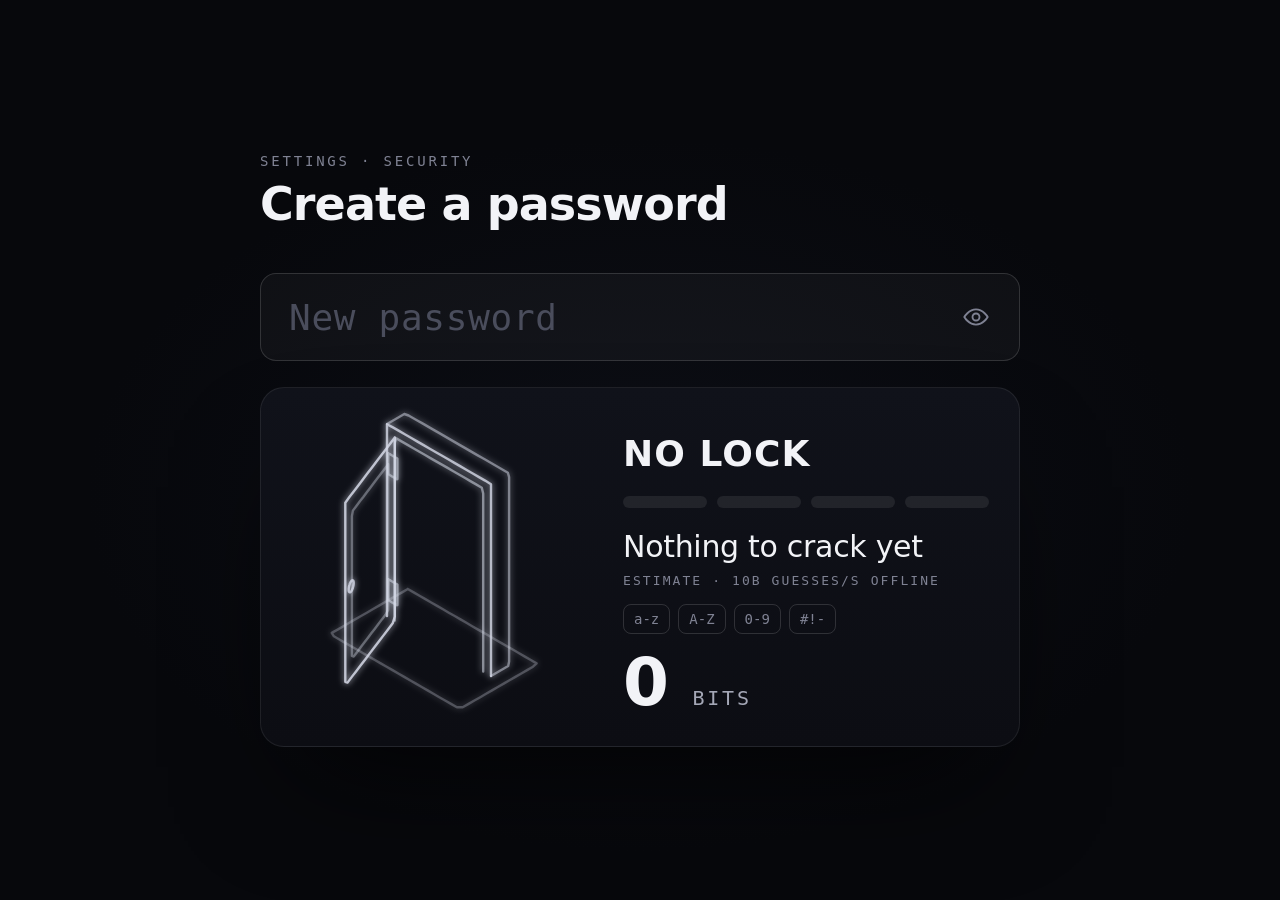
<file: index.html>
<!doctype html>
<html lang="en">
<head>
  <meta charset="utf-8">
  <meta name="viewport" content="width=device-width,initial-scale=1">
  <title>Vault Meter — veraetogrex_portfolio</title>
  <link rel="stylesheet" href="style.css">
</head>
<body>
  <!-- Vault Meter · zero dependencies · github.com/veraetogrex-portfolio -->
  <div class="flood" aria-hidden="true"></div>
  <div class="sweep" aria-hidden="true"><i></i></div>

  <main class="vault-meter">
    <p class="kicker">Settings · Security</p>
    <h1 class="title">Create a password</h1>

    <div class="field">
      <input id="password" type="text" spellcheck="false" autocomplete="new-password" placeholder="New password" maxlength="40" aria-label="New password" aria-describedby="crack">
      <button class="eye" type="button" aria-label="Hide password">
        <svg class="eye-on" viewBox="0 0 24 24"><path d="M2 12s3.6-6.5 10-6.5S22 12 22 12s-3.6 6.5-10 6.5S2 12 2 12z"/><circle cx="12" cy="12" r="3"/></svg>
        <svg class="eye-off" viewBox="0 0 24 24"><path d="M3 3l18 18M10.6 5.6A10.6 10.6 0 0 1 12 5.5c6.4 0 10 6.5 10 6.5a17 17 0 0 1-3.2 3.9M6.1 6.9C3.4 8.6 2 12 2 12s3.6 6.5 10 6.5c1.6 0 3-.4 4.2-1"/></svg>
      </button>
    </div>

    <section class="meter" aria-live="polite">
      <svg class="art" viewBox="0 0 330 330" aria-hidden="true">
        <filter id="glow" x="-20%" y="-20%" width="140%" height="140%"><feGaussianBlur stdDeviation="3.2" result="b"/><feMerge><feMergeNode in="b"/><feMergeNode in="SourceGraphic"/></feMerge></filter>
        <g filter="url(#glow)"></g>
      </svg>
      <div class="readout">
        <div class="level"><p class="level-name">No lock</p></div>
        <div class="segs"><i></i><i></i><i></i><i></i></div>
        <p class="crack" id="crack">Nothing to crack yet</p>
        <p class="note">Estimate · 10B guesses/s offline</p>
        <p class="chips"><span data-c="lower">a-z</span><span data-c="upper">A-Z</span><span data-c="digit">0-9</span><span data-c="sym">#!-</span></p>
      </div>
      <p class="bits"><b>0</b> bits</p>
    </section>
  </main>

  <script src="script.js"></script>
</body>
</html>
</file>
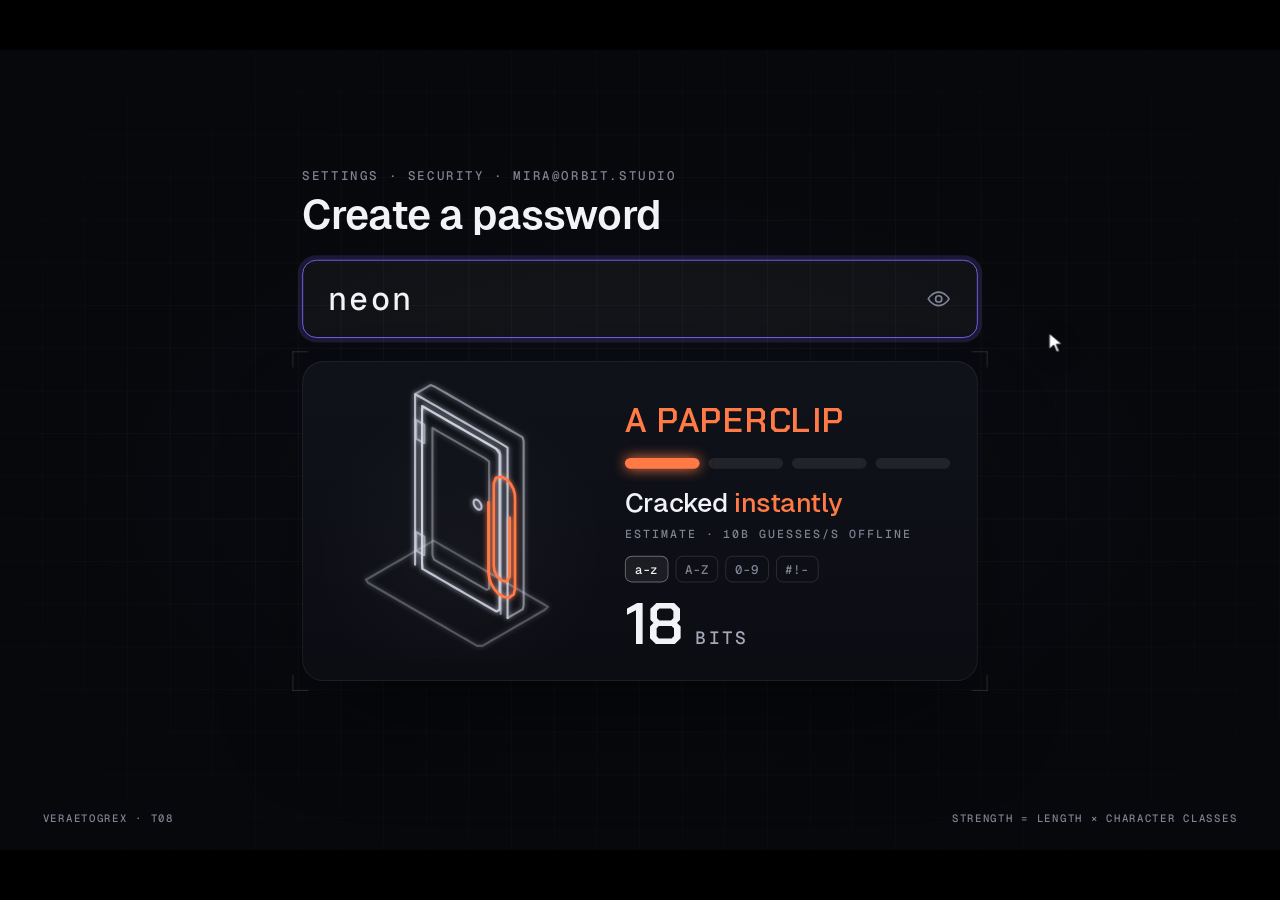
<file: mockup/vault-meter.autoplay.html>
<!doctype html>
<html lang="en">
<head>
<meta charset="utf-8">
<meta name="viewport" content="width=device-width,initial-scale=1">
<title>T08 Vault Meter — password strength from a paperclip to a vault</title>
<link rel="stylesheet" href="_shared/nocturne.css">
<style>
  #stage{background:radial-gradient(ellipse 60% 55% at 50% 55%,#0D0F16 0%,var(--void) 72%)}
  .head{position:absolute;left:340px;top:132px;width:760px}
  .kicker{font:500 14px var(--f-mono);letter-spacing:.2em;color:var(--text-3);text-transform:uppercase}
  .title{margin-top:12px;font:600 46px/1 var(--f-text);letter-spacing:-.02em}

  .pw{position:absolute;left:340px;top:236px;width:760px;height:88px;z-index:3}
  .pw input{width:100%;height:100%;border-radius:16px;background:rgba(255,255,255,.035);border:1.5px solid var(--line-2);padding:0 96px 0 28px;
    font:500 36px var(--f-mono);letter-spacing:.06em;color:var(--text);outline:none;transition:border-color .25s,box-shadow .25s;caret-color:var(--pulse-pale)}
  .pw input::placeholder{color:#4A4D5C;letter-spacing:.02em}
  .pw input:focus{border-color:var(--pulse);box-shadow:0 0 0 5px rgba(124,108,255,.16)}
  .pw.vault input{border-color:rgba(63,224,208,.7);box-shadow:0 0 0 5px rgba(63,224,208,.14)}
  .pw .eye{position:absolute;right:16px;top:16px;width:56px;height:56px;border-radius:12px;display:flex;align-items:center;justify-content:center;color:var(--text-3);transition:background .2s,color .2s}
  .pw .eye:hover,.pw .eye.li-hover{background:var(--raise);color:var(--text)}
  .pw .eye:focus-visible{outline:2px solid var(--pulse-pale)}
  .pw .eye .off{display:none}.pw .eye.masked .on{display:none}.pw .eye.masked .off{display:block}

  .meter{position:absolute;left:340px;top:350px;width:760px;height:360px;z-index:2;border-radius:24px;
    background:linear-gradient(180deg,#10121A 0%,#0C0D13 100%);border:1px solid var(--line);
    box-shadow:0 60px 120px -40px rgba(0,0,0,.8);transition:border-color .45s,box-shadow .6s}
  .meter.vault{border-color:rgba(63,224,208,.55);box-shadow:0 60px 120px -40px rgba(0,0,0,.8),0 0 80px -16px rgba(63,224,208,.35),0 0 0 1px rgba(63,224,208,.15) inset}
  .meter .hud-corners{inset:-12px}
  .meter.vault .hud-corners{--c:rgba(63,224,208,.6)}
  .obj{position:absolute;left:12px;top:14px;width:330px;height:330px;overflow:visible}
  .obj path{fill:none;stroke-linecap:round;stroke-linejoin:round}
  .objbase{position:absolute;left:22px;top:24px;width:310px;height:310px;border-radius:18px;background:radial-gradient(circle at 50% 60%,rgba(255,255,255,.03),transparent 70%)}

  .right{position:absolute;left:362px;top:44px;width:366px}
  .nameWrap{position:relative;height:44px;overflow:hidden}
  .name{position:absolute;left:0;top:0;font:600 38px/44px var(--f-display);letter-spacing:.03em;text-transform:uppercase;white-space:nowrap;transition:color .35s}
  .segs{display:grid;grid-template-columns:repeat(4,1fr);gap:10px;margin-top:20px}
  .segs i{height:12px;border-radius:6px;background:rgba(255,255,255,.08);transition:background .3s,box-shadow .3s}
  .crack{margin-top:22px;font:500 30px/1.15 var(--f-text);letter-spacing:-.01em;color:var(--text);white-space:nowrap}
  .crack span{transition:color .3s}
  .est{margin-top:8px;font:500 13px var(--f-mono);letter-spacing:.16em;color:var(--text-3);text-transform:uppercase}
  .bits{position:absolute;left:362px;bottom:30px;display:flex;align-items:baseline;gap:12px}
  .bits b{font:600 66px/1 var(--f-display);letter-spacing:.01em;transition:color .3s}
  .bits small{font:500 20px var(--f-mono);letter-spacing:.14em;color:var(--text-2);text-transform:uppercase}
  .classes{display:flex;gap:8px;margin-top:16px}
  .classes span{height:30px;padding:0 10px;border-radius:8px;border:1px solid var(--line-2);display:flex;align-items:center;font:500 14px var(--f-mono);letter-spacing:.06em;color:var(--text-3);transition:all .25s}
  .classes span.on{color:var(--text);border-color:rgba(255,255,255,.35);background:rgba(255,255,255,.06)}
  /* payoff: the vault lights up and an Ion light sweeps across the screen */
  .flood{position:absolute;left:520px;top:540px;width:2400px;height:2400px;margin:-1200px 0 0 -1200px;border-radius:50%;z-index:1;pointer-events:none;opacity:0;
    background:radial-gradient(circle,rgba(63,224,208,.55) 0%,rgba(63,224,208,.34) 16%,rgba(63,224,208,.16) 33%,rgba(63,224,208,.05) 50%,transparent 66%)}
  .sweep{position:absolute;inset:0;z-index:6;pointer-events:none;overflow:hidden}
  .sweep i{position:absolute;top:-200px;bottom:-200px;left:0;width:560px;opacity:0;transform:translateX(-700px) skewX(-20deg);mix-blend-mode:screen;
    background:linear-gradient(90deg,transparent,rgba(63,224,208,.2) 26%,rgba(63,224,208,.72) 50%,rgba(63,224,208,.2) 74%,transparent)}
</style>
</head>
<body>
<div id="stage" class="grid" data-title="T08 Vault Meter" data-url="veraetogrex-portfolio.github.io/settings/security">
  <div class="flood" id="flood"></div><div class="sweep"><i id="sweepBar"></i></div>
  <div class="head">
    <div class="kicker">Settings · Security · mira@orbit.studio</div>
    <div class="title">Create a password</div>
  </div>
  <div class="pw" id="pw">
    <input id="pass" type="text" spellcheck="false" autocomplete="new-password" placeholder="New password" maxlength="40" aria-label="New password">
    <button class="eye" id="eye" aria-label="Hide password">
      <svg class="on" width="28" height="28" viewBox="0 0 24 24" fill="none" stroke="currentColor" stroke-width="1.6"><path d="M2 12s3.6-6.5 10-6.5S22 12 22 12s-3.6 6.5-10 6.5S2 12 2 12z"/><circle cx="12" cy="12" r="3"/></svg>
      <svg class="off" width="28" height="28" viewBox="0 0 24 24" fill="none" stroke="currentColor" stroke-width="1.6"><path d="M3 3l18 18M10.6 5.6A10.6 10.6 0 0 1 12 5.5c6.4 0 10 6.5 10 6.5a17 17 0 0 1-3.2 3.9M6.1 6.9C3.4 8.6 2 12 2 12s3.6 6.5 10 6.5c1.6 0 3-.4 4.2-1"/></svg>
    </button>
  </div>

  <div class="meter" id="meter">
    <div class="hud-corners"></div>
    <div class="objbase"></div>
    <svg class="obj" id="obj" viewBox="0 0 330 330">
      <defs><filter id="glow" x="-20%" y="-20%" width="140%" height="140%"><feGaussianBlur stdDeviation="3.2" result="b"/><feMerge><feMergeNode in="b"/><feMergeNode in="SourceGraphic"/></feMerge></filter></defs>
      <g id="lines" filter="url(#glow)"></g>
    </svg>
    <div class="right">
      <div class="nameWrap"><div class="name" id="name">No lock</div></div>
      <div class="segs" id="segs"><i></i><i></i><i></i><i></i></div>
      <div class="crack" id="crack">Nothing to crack yet</div>
      <div class="est">Estimate · 10B guesses/s offline</div>
      <div class="classes" id="classes"><span data-c="lower">a-z</span><span data-c="upper">A-Z</span><span data-c="digit">0-9</span><span data-c="sym">#!-</span></div>
    </div>
    <div class="bits"><b id="bits">0</b><small>bits</small></div>
  </div>

  <div class="status-line"><span>Veraetogrex · T08</span><span>Strength = length × character classes</span></div>
</div>

<script>window.AUTOPLAY = true;</script>
<script src="_shared/stage.js"></script>
<script>
const $ = s => document.querySelector(s);
const input = $('#pass'), pw = $('#pw'), eye = $('#eye'), meter = $('#meter'), linesG = $('#lines');
const nameEl = $('#name'), crackEl = $('#crack'), bitsEl = $('#bits'), segs = [...document.querySelectorAll('#segs i')], classEls = [...document.querySelectorAll('#classes span')];

// ================= strength estimate (from the actual input) =================
const RATE = 1e10;                                        // guesses per second, offline attack
function estimate(v) {
  const cls = { lower: /[a-z]/.test(v), upper: /[A-Z]/.test(v), digit: /\d/.test(v), sym: /[^a-zA-Z0-9]/.test(v) };
  const pool = (cls.lower ? 26 : 0) + (cls.upper ? 26 : 0) + (cls.digit ? 10 : 0) + (cls.sym ? 33 : 0);
  const bits = v.length && pool ? v.length * Math.log2(pool) : 0;
  const level = !v.length ? 0 : bits < 28 ? 1 : bits < 45 ? 2 : bits < 70 ? 3 : 4;
  const seconds = Math.pow(2, bits - 1) / RATE;          // on average half the space is searched
  return { cls, bits, level, seconds };
}
function crackText(v, sec) {
  if (!v.length) return 'Nothing to crack yet';
  if (sec < 1) return 'Cracked <span>instantly</span>';
  const Y = 31557600, U = [['second', 1], ['minute', 60], ['hour', 3600], ['day', 86400], ['month', Y / 12]];
  let t;
  if (sec < Y) { let u = U[0]; for (const x of U) if (sec >= x[1]) u = x; const n = Math.round(sec / u[1]); t = `${n} ${u[0]}${n > 1 ? 's' : ''}`; }
  else { const y = sec / Y;
    t = y < 1000 ? `${Math.round(y)} year${Math.round(y) > 1 ? 's' : ''}` : y < 1e6 ? `${Math.round(y / 1000).toLocaleString('en-US')},000 years`
      : y < 1e9 ? `${Math.round(y / 1e6)} million years` : y < 1e12 ? `${Math.round(y / 1e9)} billion years` : y < 1e15 ? `${Math.round(y / 1e12)} trillion years` : null; }
  return t ? `Cracked in <span>${t}</span>` : 'Cracked <span>never, realistically</span>';
}

// ================= line-art geometry (isometric) =================
const P = 72, NS = 14, KZ = 1.5, CX = 166, CY = 244;
const iso = ([x, y, z]) => [CX + (x - z) * .866 * KZ, CY + (x + z) * .5 * KZ - y * KZ];
const rect = (x0, y0, x1, y1, z) => [[x0, y1, z], [x1, y1, z], [x1, y0, z], [x0, y0, z], [x0, y1, z]];
const rectZ = (x0, z0, x1, z1, y) => [[x0, y, z0], [x1, y, z0], [x1, y, z1], [x0, y, z1], [x0, y, z0]];
function circle(cx, cy, z, r, a0 = -Math.PI / 2, turns = 1) { const o = []; for (let i = 0; i <= 40; i++) { const a = a0 + turns * i / 40 * Math.PI * 2; o.push([cx + r * Math.cos(a), cy - r * Math.sin(a), z]); } return o; }
const point = (x, y, z) => [[x, y, z], [x, y, z]];
// door leaf: local coords, hinge at x=-34, opens towards the viewer
const leaf = (th) => ([x, y, z = 0]) => [-34 + (x + 34) * Math.cos(th) - z * Math.sin(th), y, (x + 34) * Math.sin(th) + z * Math.cos(th)];
function paperclip(cx, cy, z, s) {
  const o = [], arc = (ax, ay, r, a0, a1) => { for (let i = 0; i <= 14; i++) { const a = a0 + (a1 - a0) * i / 14; o.push([cx + (ax + r * Math.cos(a)) * s, cy + (ay + r * Math.sin(a)) * s, z]); } };
  const L = (u, v) => o.push([cx + u * s, cy + v * s, z]);
  L(3, 7); L(3, -12); arc(0, -12, 3, 0, -Math.PI); L(-3, 15); arc(1, 15, 4, Math.PI, 0); L(5, -15); arc(0, -15, 5, 0, -Math.PI); L(-5, 8);
  return o;
}
function spoke(phi, i) {
  const a = phi + i * Math.PI * 2 / 3, R = 38, ex = Math.cos(a) * R, ey = 64 + Math.sin(a) * R;
  const o = [[Math.cos(a) * 7, 64 + Math.sin(a) * 7, 16], [ex, ey, 16]];
  for (let k = 0; k <= 24; k++) { const b = a + Math.PI + k / 24 * Math.PI * 2; o.push([ex + 4.2 * Math.cos(b) + 4.2 * Math.cos(a), ey + 4.2 * Math.sin(b) + 4.2 * Math.sin(a), 16]); }
  return o;
}
const N = [214, 218, 232], LEVEL_C = [N, [255, 122, 69], [255, 181, 71], [166, 155, 255], [63, 224, 208]];
// returns NS strokes: { pts3d, o (opacity), c (rgb), w }
function build(level, phi = 0) {
  const S = [];
  const add = (pts, o = .8, c = N, w = 2.4) => S.push({ pts, o, c, w });
  const C = LEVEL_C[level];
  if (level < 4) {
    const th = level === 0 ? 1.2 : 0, L = leaf(th);
    add([[-40, 0, 0], [-40, 128, 0], [40, 128, 0], [40, 0, 0]]);                                                                    // 0 frame outer
    add([[-34, 0, 0], [-34, 122, 0], [34, 122, 0], [34, 0, 0]], .55);                                                             // 1 frame inner
    add([[-40, 128, 0], [-40, 128, -14], [40, 128, -14], [40, 0, -14], [40, 0, 0]], .5);                                           // 2 depth
    add(rectZ(-50, -26, 50, 34, 0), .28);                                                                                           // 3 floor
    add(rect(-34, 0, 33, 122, 0).map(L), .85);                                                                                      // 4 leaf
    add(rect(-25, 12, 24, 110, 0).map(L), .38);                                                                                     // 5 panel
    add(circle(level ? 14 : 25, level ? 72 : 61, 0, 3.4).map(L), level === 3 ? 0 : .8);                                            // 6 knob
    if (level === 0) { for (let i = 0; i < 4; i++) add(point(37, 62, 0), 0, C); }
    if (level === 1) { add(paperclip(37, 62, 2, 2.3), 1, C, 3); for (let i = 0; i < 3; i++) add(point(37, 62, 2), 0, C); }
    if (level === 2) {
      const T = ([u, v, z]) => [36 + u * 1.75, 46 + v * 1.75, z];
      add([[-6, 10, 6], [-6, 22, 6], ...circle(0, 22, 6, 6, Math.PI, .5).slice(1), [6, 10, 6]].map(T), 1, C, 3);                  // shackle
      add(rect(-12, -12, 12, 10, 12).map(T), 1, C, 3);                                                                              // body front
      add([[-12, 10, 12], [-12, 10, 5], [12, 10, 5], [12, -12, 5], [12, -12, 12]].map(T), .7, C, 2.2);                             // body depth
      add([...circle(0, 2, 12, 2.6, Math.PI / 2), [0, -6, 12]].map(T), 1, C, 2.6);                                                 // keyhole
    }
    if (level === 3) {
      add(rect(-4, 40, 28, 88, 3), 1, C, 3);                                                                                        // housing
      add(rect(26, 58, 40, 70, 4), 1, C, 3);                                                                                        // bolt
      add([...circle(12, 64, 5, 9, -Math.PI / 2), [12, 55, 5]], 1, C, 2.8);                                                        // thumb turn
      add(rect(34, 46, 40, 82, 1), .9, C, 2.2);                                                                                     // strike plate
    }
    add(rect(-38, 96, -31, 110, 1), .55); add(rect(-38, 12, -31, 26, 1), .55);                                                    // 11,12 hinges
    add(point(0, 64, 0), 0, C);                                                                                                     // 13 unused
  } else {
    const I = LEVEL_C[4];
    add(rect(-62, 0, 62, 128, 0), .8);                                                                                              // 0 housing
    add(circle(0, 64, 0, 54), .45);                                                                                                 // 1 recess
    add([[-62, 128, 0], [-62, 128, -18], [62, 128, -18], [62, 0, -18], [62, 0, 0]], .5);                                           // 2 depth
    add(rectZ(-66, -30, 66, 36, 0), .28);                                                                                           // 3 floor
    add(circle(0, 64, 12, 48), 1, I, 3);                                                                                          // 4 door front
    add(circle(0, 64, 5, 48), .5, I, 2);                                                                                            // 5 door edge
    add(circle(0, 64, 16, 7), 1, I, 2.4);                                                                                           // 6 hub
    add(circle(0, 64, 15, 27, phi), 1, I, 3);                                                                                     // 7 wheel ring
    for (let i = 0; i < 3; i++) add(spoke(phi, i), 1, I, 3);                                                                     // 8-10 spokes
    add(rect(-68, 86, -58, 104, 8), .6); add(rect(-68, 24, -58, 42, 8), .6);                                                       // 11,12 hinges
    add(circle(0, 64, 12.5, 41, phi * .25), .6, I, 1.6);                                                                            // 13 tick ring
  }
  return S.map(s => ({ pts: resample(s.pts.map(iso)), o: s.o, c: s.c, w: s.w }));
}
function resample(pts) {
  const d = [0]; for (let i = 1; i < pts.length; i++) d.push(d[i - 1] + Math.hypot(pts[i][0] - pts[i - 1][0], pts[i][1] - pts[i - 1][1]));
  const L = d[d.length - 1], out = [];
  if (L === 0) { for (let i = 0; i < P; i++) out.push([pts[0][0], pts[0][1]]); return out; }
  let j = 1;
  for (let i = 0; i < P; i++) { const t = L * i / (P - 1); while (j < d.length - 1 && d[j] < t) j++; const k = (t - d[j - 1]) / ((d[j] - d[j - 1]) || 1); out.push([pts[j - 1][0] + (pts[j][0] - pts[j - 1][0]) * k, pts[j - 1][1] + (pts[j][1] - pts[j - 1][1]) * k]); }
  return out;
}

// ================= morph engine =================
const paths = [];
for (let i = 0; i < NS; i++) { const p = document.createElementNS('http://www.w3.org/2000/svg', 'path'); if (i === 13) p.setAttribute('stroke-dasharray', '2 6'); linesG.appendChild(p); paths.push(p); }
let cur = null, from = null, toLevel = 0, mT0 = 0, mDur = 0, phi = 0, spin = null, loopOn = false, shownLevel = 0, bitsShown = 0, bitsFrom = 0, bitsTo = 0, bT0 = 0, bDur = 320;
const easeOutBack = t => { const c1 = 1.3, c3 = c1 + 1; return 1 + c3 * Math.pow(t - 1, 3) + c1 * Math.pow(t - 1, 2); };
function draw(strokes) {
  strokes.forEach((s, i) => {
    paths[i].setAttribute('d', 'M' + s.pts.map(p => p[0].toFixed(1) + ' ' + p[1].toFixed(1)).join('L'));
    paths[i].setAttribute('stroke', `rgb(${s.c.map(Math.round).join(',')})`);
    paths[i].setAttribute('stroke-opacity', s.o.toFixed(3));
    paths[i].setAttribute('stroke-width', s.w.toFixed(2));
  });
}
function mix(a, b, t) {
  return a.map((s, i) => { const e = b[i], tc = Math.min(1, Math.max(0, t));
    return { pts: s.pts.map((p, k) => [p[0] + (e.pts[k][0] - p[0]) * t, p[1] + (e.pts[k][1] - p[1]) * t]),
             o: s.o + (e.o - s.o) * tc, c: s.c.map((v, k) => v + (e.c[k] - v) * tc), w: s.w + (e.w - s.w) * tc }; });
}
function morphTo(level, dur) {
  if (level === toLevel && from) return;
  from = cur; toLevel = level; mT0 = performance.now(); mDur = dur;
  if (level !== 4) spin = null;
  kick();
}
function kick() { if (!loopOn) { loopOn = true; Stage.frame(tick); } }
function tick(now) {
  let busy = false;
  if (spin) { const p = Math.min(1, Math.max(0, (now - spin.t0) / spin.dur)); phi = spin.a0 + (spin.a1 - spin.a0) * (1 - Math.pow(1 - p, 3)); if (p >= 1) spin = null; else busy = true; }
  const target = build(toLevel, phi);
  if (from) {
    const p = Math.min(1, Math.max(0, (now - mT0) / mDur));
    cur = mix(from, target, easeOutBack(p));
    if (p >= 1) { from = null; cur = target; if (toLevel === 4 && !spin) startSpin(now); } else busy = true;
    if (spin) busy = true;
  } else cur = target;
  draw(cur);
  // bits counter
  const bp = Math.min(1, Math.max(0, (now - bT0) / bDur));
  bitsShown = bitsFrom + (bitsTo - bitsFrom) * (1 - Math.pow(1 - bp, 3));
  bitsEl.textContent = Math.round(bitsShown);
  if (bp < 1) busy = true;
  if (busy) Stage.frame(tick); else loopOn = false;
}
function startSpin(now) { spin = { t0: now, dur: 1300, a0: phi, a1: phi - Math.PI * 1.5 }; }

// ================= payoff: Ion light when the vault locks =================
const flood = $('#flood'), sweepBar = $('#sweepBar');
let lit = false;
function payoff(on) {
  if (on === lit) return;
  lit = on;
  flood.getAnimations().forEach(a => a.cancel());
  if (on) {
    flood.animate([{ opacity: 0, transform: 'scale(.15)' }, { opacity: 1, transform: 'scale(.75)', offset: .2 }, { opacity: .42, transform: 'scale(1)' }], { duration: 1500, delay: 150, easing: 'cubic-bezier(.2,.8,.2,1)', fill: 'forwards' });
    sweepBar.animate([{ transform: 'translateX(-700px) skewX(-20deg)', opacity: 1 }, { transform: 'translateX(1600px) skewX(-20deg)', opacity: 1 }], { duration: 1050, delay: 200, easing: 'cubic-bezier(.45,0,.3,1)' });
  } else flood.animate([{ opacity: .42 }, { opacity: 0 }], { duration: 300 });
}

// ================= UI =================
function update(deleting) {
  const v = input.value, e = estimate(v);
  if (e.level !== shownLevel) {
    const up = e.level > shownLevel;
    shownLevel = e.level;
    nameEl.animate([{ transform: `translateY(${up ? 30 : -30}px)`, opacity: 0 }, { transform: 'none', opacity: 1 }], { duration: 300, easing: 'cubic-bezier(.2,.8,.2,1)' });
    morphTo(e.level, deleting ? 240 : 560);
  }
  nameEl.textContent = ['No lock', 'A paperclip', 'A padlock', 'A deadbolt', 'A bank vault'][e.level];
  const col = `rgb(${LEVEL_C[e.level].join(',')})`;
  nameEl.style.color = e.level ? col : 'var(--text)';
  segs.forEach((s, i) => { const on = i < e.level; s.style.background = on ? col : ''; s.style.boxShadow = on ? `0 0 14px ${col}` : ''; });
  crackEl.innerHTML = crackText(v, e.seconds);
  const sp = crackEl.querySelector('span'); if (sp) sp.style.color = e.level ? col : '';
  bitsEl.style.color = e.level === 4 ? col : '';
  classEls.forEach(c => c.classList.toggle('on', e.cls[c.dataset.c]));
  meter.classList.toggle('vault', e.level === 4); pw.classList.toggle('vault', e.level === 4);
  payoff(e.level === 4);
  bitsFrom = bitsShown; bitsTo = Math.round(e.bits); bT0 = performance.now(); bDur = deleting ? 140 : 320; kick();
}
input.addEventListener('input', e => update(e.inputType && e.inputType.startsWith('delete')));
let sel = null;
eye.addEventListener('click', () => { const m = input.type === 'text', [a, z] = sel || [input.value.length, input.value.length]; sel = null; input.type = m ? 'password' : 'text';
  // Chromium resets the caret to 0 a moment after an input's type changes: restore it once layout has settled
  const keep = () => { if (document.activeElement === input) try { input.setSelectionRange(a, z); } catch (e) {} };
  input.focus({ preventScroll: true }); keep(); requestAnimationFrame(keep); setTimeout(keep, 40); eye.classList.toggle('masked', m); eye.setAttribute('aria-label', m ? 'Show password' : 'Hide password'); });
eye.addEventListener('pointerdown', e => { sel = document.activeElement === input ? [input.selectionStart, input.selectionEnd] : null; e.preventDefault(); });
eye.addEventListener('mousedown', e => e.preventDefault());

function reset() {
  lit = false; flood.getAnimations().forEach(a => a.cancel()); sweepBar.getAnimations().forEach(a => a.cancel());
  input.value = ''; input.type = 'text'; eye.classList.remove('masked');
  from = null; toLevel = 0; spin = null; phi = 0; loopOn = false; shownLevel = 0;
  bitsShown = bitsFrom = bitsTo = 0; bT0 = 0;
  cur = build(0); draw(cur);
  update(false);
  bitsEl.textContent = '0';
}

// demo helper: Backspace, one character at a time, through the same input handler
async function erase(s, per) {
  while (input.value.length) {
    input.dispatchEvent(new KeyboardEvent('keydown', { key: 'Backspace', bubbles: true }));
    input.value = input.value.slice(0, -1);
    input.dispatchEvent(new InputEvent('input', { bubbles: true, inputType: 'deleteContentBackward' }));
    await s.wait(per);
  }
}

Stage.init({
  reset,
  cursorStart: [1170, 300],
  async demo(s) {
    await s.click(input, { ms: 200, dx: 250, hold: 60 });           // ≈0.27 s — field focused
    s.move([1180, 318], 500, { arc: .2 }).catch(() => {});
    await s.type(input, 'neon', { cps: 9, jitter: .2 });            // paperclip
    await s.wait(420);
    await s.type(input, '-r', { cps: 8, append: true });            // padlock
    await s.wait(720);
    await s.type(input, 'ive', { cps: 9, append: true });           // deadbolt
    await s.wait(640);
    await s.type(input, 'r-42', { cps: 10, append: true });         // vault, wheel turns
    await s.wait(1850);
    await erase(s, 44);                                             // ≈0.6 s, back to the open door
    input.blur();
    s.move([1170, 300], 300).catch(() => {});
    await s.wait(330);
  },
});
</script>
</body>
</html>
</file>
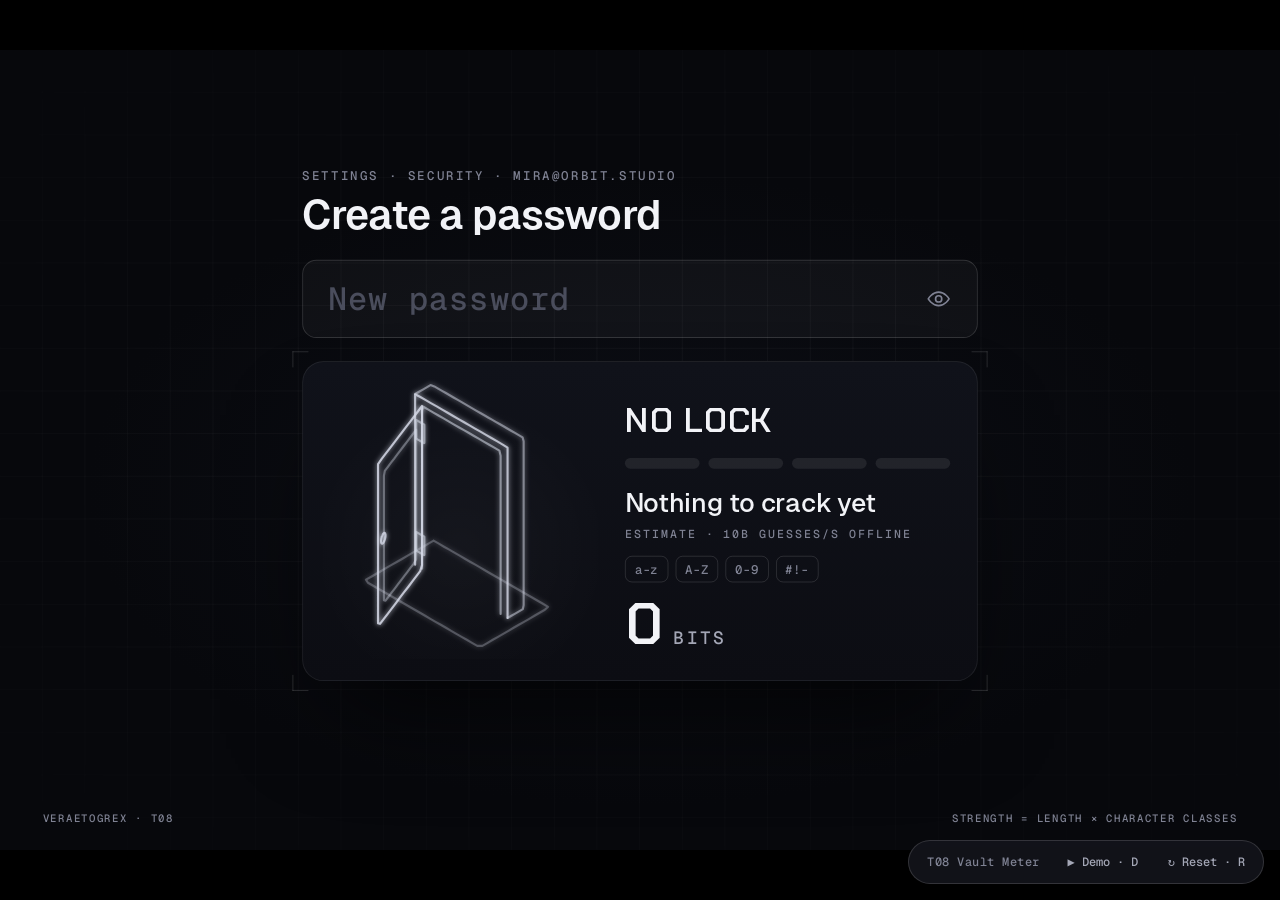
<file: mockup/vault-meter.html>
<!doctype html>
<html lang="en">
<head>
<meta charset="utf-8">
<meta name="viewport" content="width=device-width,initial-scale=1">
<title>T08 Vault Meter — password strength from a paperclip to a vault</title>
<link rel="stylesheet" href="_shared/nocturne.css">
<style>
  #stage{background:radial-gradient(ellipse 60% 55% at 50% 55%,#0D0F16 0%,var(--void) 72%)}
  .head{position:absolute;left:340px;top:132px;width:760px}
  .kicker{font:500 14px var(--f-mono);letter-spacing:.2em;color:var(--text-3);text-transform:uppercase}
  .title{margin-top:12px;font:600 46px/1 var(--f-text);letter-spacing:-.02em}

  .pw{position:absolute;left:340px;top:236px;width:760px;height:88px;z-index:3}
  .pw input{width:100%;height:100%;border-radius:16px;background:rgba(255,255,255,.035);border:1.5px solid var(--line-2);padding:0 96px 0 28px;
    font:500 36px var(--f-mono);letter-spacing:.06em;color:var(--text);outline:none;transition:border-color .25s,box-shadow .25s;caret-color:var(--pulse-pale)}
  .pw input::placeholder{color:#4A4D5C;letter-spacing:.02em}
  .pw input:focus{border-color:var(--pulse);box-shadow:0 0 0 5px rgba(124,108,255,.16)}
  .pw.vault input{border-color:rgba(63,224,208,.7);box-shadow:0 0 0 5px rgba(63,224,208,.14)}
  .pw .eye{position:absolute;right:16px;top:16px;width:56px;height:56px;border-radius:12px;display:flex;align-items:center;justify-content:center;color:var(--text-3);transition:background .2s,color .2s}
  .pw .eye:hover,.pw .eye.li-hover{background:var(--raise);color:var(--text)}
  .pw .eye:focus-visible{outline:2px solid var(--pulse-pale)}
  .pw .eye .off{display:none}.pw .eye.masked .on{display:none}.pw .eye.masked .off{display:block}

  .meter{position:absolute;left:340px;top:350px;width:760px;height:360px;z-index:2;border-radius:24px;
    background:linear-gradient(180deg,#10121A 0%,#0C0D13 100%);border:1px solid var(--line);
    box-shadow:0 60px 120px -40px rgba(0,0,0,.8);transition:border-color .45s,box-shadow .6s}
  .meter.vault{border-color:rgba(63,224,208,.55);box-shadow:0 60px 120px -40px rgba(0,0,0,.8),0 0 80px -16px rgba(63,224,208,.35),0 0 0 1px rgba(63,224,208,.15) inset}
  .meter .hud-corners{inset:-12px}
  .meter.vault .hud-corners{--c:rgba(63,224,208,.6)}
  .obj{position:absolute;left:12px;top:14px;width:330px;height:330px;overflow:visible}
  .obj path{fill:none;stroke-linecap:round;stroke-linejoin:round}
  .objbase{position:absolute;left:22px;top:24px;width:310px;height:310px;border-radius:18px;background:radial-gradient(circle at 50% 60%,rgba(255,255,255,.03),transparent 70%)}

  .right{position:absolute;left:362px;top:44px;width:366px}
  .nameWrap{position:relative;height:44px;overflow:hidden}
  .name{position:absolute;left:0;top:0;font:600 38px/44px var(--f-display);letter-spacing:.03em;text-transform:uppercase;white-space:nowrap;transition:color .35s}
  .segs{display:grid;grid-template-columns:repeat(4,1fr);gap:10px;margin-top:20px}
  .segs i{height:12px;border-radius:6px;background:rgba(255,255,255,.08);transition:background .3s,box-shadow .3s}
  .crack{margin-top:22px;font:500 30px/1.15 var(--f-text);letter-spacing:-.01em;color:var(--text);white-space:nowrap}
  .crack span{transition:color .3s}
  .est{margin-top:8px;font:500 13px var(--f-mono);letter-spacing:.16em;color:var(--text-3);text-transform:uppercase}
  .bits{position:absolute;left:362px;bottom:30px;display:flex;align-items:baseline;gap:12px}
  .bits b{font:600 66px/1 var(--f-display);letter-spacing:.01em;transition:color .3s}
  .bits small{font:500 20px var(--f-mono);letter-spacing:.14em;color:var(--text-2);text-transform:uppercase}
  .classes{display:flex;gap:8px;margin-top:16px}
  .classes span{height:30px;padding:0 10px;border-radius:8px;border:1px solid var(--line-2);display:flex;align-items:center;font:500 14px var(--f-mono);letter-spacing:.06em;color:var(--text-3);transition:all .25s}
  .classes span.on{color:var(--text);border-color:rgba(255,255,255,.35);background:rgba(255,255,255,.06)}
  /* payoff: the vault lights up and an Ion light sweeps across the screen */
  .flood{position:absolute;left:520px;top:540px;width:2400px;height:2400px;margin:-1200px 0 0 -1200px;border-radius:50%;z-index:1;pointer-events:none;opacity:0;
    background:radial-gradient(circle,rgba(63,224,208,.55) 0%,rgba(63,224,208,.34) 16%,rgba(63,224,208,.16) 33%,rgba(63,224,208,.05) 50%,transparent 66%)}
  .sweep{position:absolute;inset:0;z-index:6;pointer-events:none;overflow:hidden}
  .sweep i{position:absolute;top:-200px;bottom:-200px;left:0;width:560px;opacity:0;transform:translateX(-700px) skewX(-20deg);mix-blend-mode:screen;
    background:linear-gradient(90deg,transparent,rgba(63,224,208,.2) 26%,rgba(63,224,208,.72) 50%,rgba(63,224,208,.2) 74%,transparent)}
</style>
</head>
<body>
<div id="stage" class="grid" data-title="T08 Vault Meter" data-url="veraetogrex-portfolio.github.io/settings/security">
  <div class="flood" id="flood"></div><div class="sweep"><i id="sweepBar"></i></div>
  <div class="head">
    <div class="kicker">Settings · Security · mira@orbit.studio</div>
    <div class="title">Create a password</div>
  </div>
  <div class="pw" id="pw">
    <input id="pass" type="text" spellcheck="false" autocomplete="new-password" placeholder="New password" maxlength="40" aria-label="New password">
    <button class="eye" id="eye" aria-label="Hide password">
      <svg class="on" width="28" height="28" viewBox="0 0 24 24" fill="none" stroke="currentColor" stroke-width="1.6"><path d="M2 12s3.6-6.5 10-6.5S22 12 22 12s-3.6 6.5-10 6.5S2 12 2 12z"/><circle cx="12" cy="12" r="3"/></svg>
      <svg class="off" width="28" height="28" viewBox="0 0 24 24" fill="none" stroke="currentColor" stroke-width="1.6"><path d="M3 3l18 18M10.6 5.6A10.6 10.6 0 0 1 12 5.5c6.4 0 10 6.5 10 6.5a17 17 0 0 1-3.2 3.9M6.1 6.9C3.4 8.6 2 12 2 12s3.6 6.5 10 6.5c1.6 0 3-.4 4.2-1"/></svg>
    </button>
  </div>

  <div class="meter" id="meter">
    <div class="hud-corners"></div>
    <div class="objbase"></div>
    <svg class="obj" id="obj" viewBox="0 0 330 330">
      <defs><filter id="glow" x="-20%" y="-20%" width="140%" height="140%"><feGaussianBlur stdDeviation="3.2" result="b"/><feMerge><feMergeNode in="b"/><feMergeNode in="SourceGraphic"/></feMerge></filter></defs>
      <g id="lines" filter="url(#glow)"></g>
    </svg>
    <div class="right">
      <div class="nameWrap"><div class="name" id="name">No lock</div></div>
      <div class="segs" id="segs"><i></i><i></i><i></i><i></i></div>
      <div class="crack" id="crack">Nothing to crack yet</div>
      <div class="est">Estimate · 10B guesses/s offline</div>
      <div class="classes" id="classes"><span data-c="lower">a-z</span><span data-c="upper">A-Z</span><span data-c="digit">0-9</span><span data-c="sym">#!-</span></div>
    </div>
    <div class="bits"><b id="bits">0</b><small>bits</small></div>
  </div>

  <div class="status-line"><span>Veraetogrex · T08</span><span>Strength = length × character classes</span></div>
</div>

<script src="_shared/stage.js"></script>
<script>
const $ = s => document.querySelector(s);
const input = $('#pass'), pw = $('#pw'), eye = $('#eye'), meter = $('#meter'), linesG = $('#lines');
const nameEl = $('#name'), crackEl = $('#crack'), bitsEl = $('#bits'), segs = [...document.querySelectorAll('#segs i')], classEls = [...document.querySelectorAll('#classes span')];

// ================= strength estimate (from the actual input) =================
const RATE = 1e10;                                        // guesses per second, offline attack
function estimate(v) {
  const cls = { lower: /[a-z]/.test(v), upper: /[A-Z]/.test(v), digit: /\d/.test(v), sym: /[^a-zA-Z0-9]/.test(v) };
  const pool = (cls.lower ? 26 : 0) + (cls.upper ? 26 : 0) + (cls.digit ? 10 : 0) + (cls.sym ? 33 : 0);
  const bits = v.length && pool ? v.length * Math.log2(pool) : 0;
  const level = !v.length ? 0 : bits < 28 ? 1 : bits < 45 ? 2 : bits < 70 ? 3 : 4;
  const seconds = Math.pow(2, bits - 1) / RATE;          // on average half the space is searched
  return { cls, bits, level, seconds };
}
function crackText(v, sec) {
  if (!v.length) return 'Nothing to crack yet';
  if (sec < 1) return 'Cracked <span>instantly</span>';
  const Y = 31557600, U = [['second', 1], ['minute', 60], ['hour', 3600], ['day', 86400], ['month', Y / 12]];
  let t;
  if (sec < Y) { let u = U[0]; for (const x of U) if (sec >= x[1]) u = x; const n = Math.round(sec / u[1]); t = `${n} ${u[0]}${n > 1 ? 's' : ''}`; }
  else { const y = sec / Y;
    t = y < 1000 ? `${Math.round(y)} year${Math.round(y) > 1 ? 's' : ''}` : y < 1e6 ? `${Math.round(y / 1000).toLocaleString('en-US')},000 years`
      : y < 1e9 ? `${Math.round(y / 1e6)} million years` : y < 1e12 ? `${Math.round(y / 1e9)} billion years` : y < 1e15 ? `${Math.round(y / 1e12)} trillion years` : null; }
  return t ? `Cracked in <span>${t}</span>` : 'Cracked <span>never, realistically</span>';
}

// ================= line-art geometry (isometric) =================
const P = 72, NS = 14, KZ = 1.5, CX = 166, CY = 244;
const iso = ([x, y, z]) => [CX + (x - z) * .866 * KZ, CY + (x + z) * .5 * KZ - y * KZ];
const rect = (x0, y0, x1, y1, z) => [[x0, y1, z], [x1, y1, z], [x1, y0, z], [x0, y0, z], [x0, y1, z]];
const rectZ = (x0, z0, x1, z1, y) => [[x0, y, z0], [x1, y, z0], [x1, y, z1], [x0, y, z1], [x0, y, z0]];
function circle(cx, cy, z, r, a0 = -Math.PI / 2, turns = 1) { const o = []; for (let i = 0; i <= 40; i++) { const a = a0 + turns * i / 40 * Math.PI * 2; o.push([cx + r * Math.cos(a), cy - r * Math.sin(a), z]); } return o; }
const point = (x, y, z) => [[x, y, z], [x, y, z]];
// door leaf: local coords, hinge at x=-34, opens towards the viewer
const leaf = (th) => ([x, y, z = 0]) => [-34 + (x + 34) * Math.cos(th) - z * Math.sin(th), y, (x + 34) * Math.sin(th) + z * Math.cos(th)];
function paperclip(cx, cy, z, s) {
  const o = [], arc = (ax, ay, r, a0, a1) => { for (let i = 0; i <= 14; i++) { const a = a0 + (a1 - a0) * i / 14; o.push([cx + (ax + r * Math.cos(a)) * s, cy + (ay + r * Math.sin(a)) * s, z]); } };
  const L = (u, v) => o.push([cx + u * s, cy + v * s, z]);
  L(3, 7); L(3, -12); arc(0, -12, 3, 0, -Math.PI); L(-3, 15); arc(1, 15, 4, Math.PI, 0); L(5, -15); arc(0, -15, 5, 0, -Math.PI); L(-5, 8);
  return o;
}
function spoke(phi, i) {
  const a = phi + i * Math.PI * 2 / 3, R = 38, ex = Math.cos(a) * R, ey = 64 + Math.sin(a) * R;
  const o = [[Math.cos(a) * 7, 64 + Math.sin(a) * 7, 16], [ex, ey, 16]];
  for (let k = 0; k <= 24; k++) { const b = a + Math.PI + k / 24 * Math.PI * 2; o.push([ex + 4.2 * Math.cos(b) + 4.2 * Math.cos(a), ey + 4.2 * Math.sin(b) + 4.2 * Math.sin(a), 16]); }
  return o;
}
const N = [214, 218, 232], LEVEL_C = [N, [255, 122, 69], [255, 181, 71], [166, 155, 255], [63, 224, 208]];
// returns NS strokes: { pts3d, o (opacity), c (rgb), w }
function build(level, phi = 0) {
  const S = [];
  const add = (pts, o = .8, c = N, w = 2.4) => S.push({ pts, o, c, w });
  const C = LEVEL_C[level];
  if (level < 4) {
    const th = level === 0 ? 1.2 : 0, L = leaf(th);
    add([[-40, 0, 0], [-40, 128, 0], [40, 128, 0], [40, 0, 0]]);                                                                    // 0 frame outer
    add([[-34, 0, 0], [-34, 122, 0], [34, 122, 0], [34, 0, 0]], .55);                                                             // 1 frame inner
    add([[-40, 128, 0], [-40, 128, -14], [40, 128, -14], [40, 0, -14], [40, 0, 0]], .5);                                           // 2 depth
    add(rectZ(-50, -26, 50, 34, 0), .28);                                                                                           // 3 floor
    add(rect(-34, 0, 33, 122, 0).map(L), .85);                                                                                      // 4 leaf
    add(rect(-25, 12, 24, 110, 0).map(L), .38);                                                                                     // 5 panel
    add(circle(level ? 14 : 25, level ? 72 : 61, 0, 3.4).map(L), level === 3 ? 0 : .8);                                            // 6 knob
    if (level === 0) { for (let i = 0; i < 4; i++) add(point(37, 62, 0), 0, C); }
    if (level === 1) { add(paperclip(37, 62, 2, 2.3), 1, C, 3); for (let i = 0; i < 3; i++) add(point(37, 62, 2), 0, C); }
    if (level === 2) {
      const T = ([u, v, z]) => [36 + u * 1.75, 46 + v * 1.75, z];
      add([[-6, 10, 6], [-6, 22, 6], ...circle(0, 22, 6, 6, Math.PI, .5).slice(1), [6, 10, 6]].map(T), 1, C, 3);                  // shackle
      add(rect(-12, -12, 12, 10, 12).map(T), 1, C, 3);                                                                              // body front
      add([[-12, 10, 12], [-12, 10, 5], [12, 10, 5], [12, -12, 5], [12, -12, 12]].map(T), .7, C, 2.2);                             // body depth
      add([...circle(0, 2, 12, 2.6, Math.PI / 2), [0, -6, 12]].map(T), 1, C, 2.6);                                                 // keyhole
    }
    if (level === 3) {
      add(rect(-4, 40, 28, 88, 3), 1, C, 3);                                                                                        // housing
      add(rect(26, 58, 40, 70, 4), 1, C, 3);                                                                                        // bolt
      add([...circle(12, 64, 5, 9, -Math.PI / 2), [12, 55, 5]], 1, C, 2.8);                                                        // thumb turn
      add(rect(34, 46, 40, 82, 1), .9, C, 2.2);                                                                                     // strike plate
    }
    add(rect(-38, 96, -31, 110, 1), .55); add(rect(-38, 12, -31, 26, 1), .55);                                                    // 11,12 hinges
    add(point(0, 64, 0), 0, C);                                                                                                     // 13 unused
  } else {
    const I = LEVEL_C[4];
    add(rect(-62, 0, 62, 128, 0), .8);                                                                                              // 0 housing
    add(circle(0, 64, 0, 54), .45);                                                                                                 // 1 recess
    add([[-62, 128, 0], [-62, 128, -18], [62, 128, -18], [62, 0, -18], [62, 0, 0]], .5);                                           // 2 depth
    add(rectZ(-66, -30, 66, 36, 0), .28);                                                                                           // 3 floor
    add(circle(0, 64, 12, 48), 1, I, 3);                                                                                          // 4 door front
    add(circle(0, 64, 5, 48), .5, I, 2);                                                                                            // 5 door edge
    add(circle(0, 64, 16, 7), 1, I, 2.4);                                                                                           // 6 hub
    add(circle(0, 64, 15, 27, phi), 1, I, 3);                                                                                     // 7 wheel ring
    for (let i = 0; i < 3; i++) add(spoke(phi, i), 1, I, 3);                                                                     // 8-10 spokes
    add(rect(-68, 86, -58, 104, 8), .6); add(rect(-68, 24, -58, 42, 8), .6);                                                       // 11,12 hinges
    add(circle(0, 64, 12.5, 41, phi * .25), .6, I, 1.6);                                                                            // 13 tick ring
  }
  return S.map(s => ({ pts: resample(s.pts.map(iso)), o: s.o, c: s.c, w: s.w }));
}
function resample(pts) {
  const d = [0]; for (let i = 1; i < pts.length; i++) d.push(d[i - 1] + Math.hypot(pts[i][0] - pts[i - 1][0], pts[i][1] - pts[i - 1][1]));
  const L = d[d.length - 1], out = [];
  if (L === 0) { for (let i = 0; i < P; i++) out.push([pts[0][0], pts[0][1]]); return out; }
  let j = 1;
  for (let i = 0; i < P; i++) { const t = L * i / (P - 1); while (j < d.length - 1 && d[j] < t) j++; const k = (t - d[j - 1]) / ((d[j] - d[j - 1]) || 1); out.push([pts[j - 1][0] + (pts[j][0] - pts[j - 1][0]) * k, pts[j - 1][1] + (pts[j][1] - pts[j - 1][1]) * k]); }
  return out;
}

// ================= morph engine =================
const paths = [];
for (let i = 0; i < NS; i++) { const p = document.createElementNS('http://www.w3.org/2000/svg', 'path'); if (i === 13) p.setAttribute('stroke-dasharray', '2 6'); linesG.appendChild(p); paths.push(p); }
let cur = null, from = null, toLevel = 0, mT0 = 0, mDur = 0, phi = 0, spin = null, loopOn = false, shownLevel = 0, bitsShown = 0, bitsFrom = 0, bitsTo = 0, bT0 = 0, bDur = 320;
const easeOutBack = t => { const c1 = 1.3, c3 = c1 + 1; return 1 + c3 * Math.pow(t - 1, 3) + c1 * Math.pow(t - 1, 2); };
function draw(strokes) {
  strokes.forEach((s, i) => {
    paths[i].setAttribute('d', 'M' + s.pts.map(p => p[0].toFixed(1) + ' ' + p[1].toFixed(1)).join('L'));
    paths[i].setAttribute('stroke', `rgb(${s.c.map(Math.round).join(',')})`);
    paths[i].setAttribute('stroke-opacity', s.o.toFixed(3));
    paths[i].setAttribute('stroke-width', s.w.toFixed(2));
  });
}
function mix(a, b, t) {
  return a.map((s, i) => { const e = b[i], tc = Math.min(1, Math.max(0, t));
    return { pts: s.pts.map((p, k) => [p[0] + (e.pts[k][0] - p[0]) * t, p[1] + (e.pts[k][1] - p[1]) * t]),
             o: s.o + (e.o - s.o) * tc, c: s.c.map((v, k) => v + (e.c[k] - v) * tc), w: s.w + (e.w - s.w) * tc }; });
}
function morphTo(level, dur) {
  if (level === toLevel && from) return;
  from = cur; toLevel = level; mT0 = performance.now(); mDur = dur;
  if (level !== 4) spin = null;
  kick();
}
function kick() { if (!loopOn) { loopOn = true; Stage.frame(tick); } }
function tick(now) {
  let busy = false;
  if (spin) { const p = Math.min(1, Math.max(0, (now - spin.t0) / spin.dur)); phi = spin.a0 + (spin.a1 - spin.a0) * (1 - Math.pow(1 - p, 3)); if (p >= 1) spin = null; else busy = true; }
  const target = build(toLevel, phi);
  if (from) {
    const p = Math.min(1, Math.max(0, (now - mT0) / mDur));
    cur = mix(from, target, easeOutBack(p));
    if (p >= 1) { from = null; cur = target; if (toLevel === 4 && !spin) startSpin(now); } else busy = true;
    if (spin) busy = true;
  } else cur = target;
  draw(cur);
  // bits counter
  const bp = Math.min(1, Math.max(0, (now - bT0) / bDur));
  bitsShown = bitsFrom + (bitsTo - bitsFrom) * (1 - Math.pow(1 - bp, 3));
  bitsEl.textContent = Math.round(bitsShown);
  if (bp < 1) busy = true;
  if (busy) Stage.frame(tick); else loopOn = false;
}
function startSpin(now) { spin = { t0: now, dur: 1300, a0: phi, a1: phi - Math.PI * 1.5 }; }

// ================= payoff: Ion light when the vault locks =================
const flood = $('#flood'), sweepBar = $('#sweepBar');
let lit = false;
function payoff(on) {
  if (on === lit) return;
  lit = on;
  flood.getAnimations().forEach(a => a.cancel());
  if (on) {
    flood.animate([{ opacity: 0, transform: 'scale(.15)' }, { opacity: 1, transform: 'scale(.75)', offset: .2 }, { opacity: .42, transform: 'scale(1)' }], { duration: 1500, delay: 150, easing: 'cubic-bezier(.2,.8,.2,1)', fill: 'forwards' });
    sweepBar.animate([{ transform: 'translateX(-700px) skewX(-20deg)', opacity: 1 }, { transform: 'translateX(1600px) skewX(-20deg)', opacity: 1 }], { duration: 1050, delay: 200, easing: 'cubic-bezier(.45,0,.3,1)' });
  } else flood.animate([{ opacity: .42 }, { opacity: 0 }], { duration: 300 });
}

// ================= UI =================
function update(deleting) {
  const v = input.value, e = estimate(v);
  if (e.level !== shownLevel) {
    const up = e.level > shownLevel;
    shownLevel = e.level;
    nameEl.animate([{ transform: `translateY(${up ? 30 : -30}px)`, opacity: 0 }, { transform: 'none', opacity: 1 }], { duration: 300, easing: 'cubic-bezier(.2,.8,.2,1)' });
    morphTo(e.level, deleting ? 240 : 560);
  }
  nameEl.textContent = ['No lock', 'A paperclip', 'A padlock', 'A deadbolt', 'A bank vault'][e.level];
  const col = `rgb(${LEVEL_C[e.level].join(',')})`;
  nameEl.style.color = e.level ? col : 'var(--text)';
  segs.forEach((s, i) => { const on = i < e.level; s.style.background = on ? col : ''; s.style.boxShadow = on ? `0 0 14px ${col}` : ''; });
  crackEl.innerHTML = crackText(v, e.seconds);
  const sp = crackEl.querySelector('span'); if (sp) sp.style.color = e.level ? col : '';
  bitsEl.style.color = e.level === 4 ? col : '';
  classEls.forEach(c => c.classList.toggle('on', e.cls[c.dataset.c]));
  meter.classList.toggle('vault', e.level === 4); pw.classList.toggle('vault', e.level === 4);
  payoff(e.level === 4);
  bitsFrom = bitsShown; bitsTo = Math.round(e.bits); bT0 = performance.now(); bDur = deleting ? 140 : 320; kick();
}
input.addEventListener('input', e => update(e.inputType && e.inputType.startsWith('delete')));
let sel = null;
eye.addEventListener('click', () => { const m = input.type === 'text', [a, z] = sel || [input.value.length, input.value.length]; sel = null; input.type = m ? 'password' : 'text';
  // Chromium resets the caret to 0 a moment after an input's type changes: restore it once layout has settled
  const keep = () => { if (document.activeElement === input) try { input.setSelectionRange(a, z); } catch (e) {} };
  input.focus({ preventScroll: true }); keep(); requestAnimationFrame(keep); setTimeout(keep, 40); eye.classList.toggle('masked', m); eye.setAttribute('aria-label', m ? 'Show password' : 'Hide password'); });
eye.addEventListener('pointerdown', e => { sel = document.activeElement === input ? [input.selectionStart, input.selectionEnd] : null; e.preventDefault(); });
eye.addEventListener('mousedown', e => e.preventDefault());

function reset() {
  lit = false; flood.getAnimations().forEach(a => a.cancel()); sweepBar.getAnimations().forEach(a => a.cancel());
  input.value = ''; input.type = 'text'; eye.classList.remove('masked');
  from = null; toLevel = 0; spin = null; phi = 0; loopOn = false; shownLevel = 0;
  bitsShown = bitsFrom = bitsTo = 0; bT0 = 0;
  cur = build(0); draw(cur);
  update(false);
  bitsEl.textContent = '0';
}

// demo helper: Backspace, one character at a time, through the same input handler
async function erase(s, per) {
  while (input.value.length) {
    input.dispatchEvent(new KeyboardEvent('keydown', { key: 'Backspace', bubbles: true }));
    input.value = input.value.slice(0, -1);
    input.dispatchEvent(new InputEvent('input', { bubbles: true, inputType: 'deleteContentBackward' }));
    await s.wait(per);
  }
}

Stage.init({
  reset,
  cursorStart: [1170, 300],
  async demo(s) {
    await s.click(input, { ms: 200, dx: 250, hold: 60 });           // ≈0.27 s — field focused
    s.move([1180, 318], 500, { arc: .2 }).catch(() => {});
    await s.type(input, 'neon', { cps: 9, jitter: .2 });            // paperclip
    await s.wait(420);
    await s.type(input, '-r', { cps: 8, append: true });            // padlock
    await s.wait(720);
    await s.type(input, 'ive', { cps: 9, append: true });           // deadbolt
    await s.wait(640);
    await s.type(input, 'r-42', { cps: 10, append: true });         // vault, wheel turns
    await s.wait(1850);
    await erase(s, 44);                                             // ≈0.6 s, back to the open door
    input.blur();
    s.move([1170, 300], 300).catch(() => {});
    await s.wait(330);
  },
});
</script>
</body>
</html>
</file>
<file: style.css>
/* Vault Meter — github.com/veraetogrex-portfolio · zero dependencies */
:root {
  --bg: #07080c;
  --line: rgba(255, 255, 255, .14);
  --text: #f2f3f7;
  --muted: #a4a7b6;
  --faint: #7f8293;
  --pulse: #7c6cff;
  --ok: #3fe0d0;
  --mono: ui-monospace, monospace;
}

* { box-sizing: border-box; }
body {
  margin: 0; min-height: 100vh; display: grid; place-items: center; overflow-x: hidden;
  background: radial-gradient(60% 55% at 50% 55%, #0d0f16, var(--bg) 72%);
  color: var(--text); font: 16px/1.4 system-ui, -apple-system, "Segoe UI", sans-serif;
}
.vault-meter { position: relative; z-index: 1; width: 760px; }
@media (max-width: 600px) { .vault-meter { zoom: .46; } }

.kicker { margin: 0; font: 500 14px var(--mono); letter-spacing: .2em; text-transform: uppercase; color: var(--faint); }
.title  { margin: 12px 0 0; font: 600 46px/1 system-ui, sans-serif; letter-spacing: -.02em; }

/* ── password field ──────────────────────────────────── */
.field { position: relative; height: 88px; margin-top: 46px; }
.field input {
  width: 100%; height: 100%; padding: 0 96px 0 28px; border-radius: 16px; border: 1.5px solid var(--line); background: rgba(255, 255, 255, .035);
  color: var(--text); font: 500 36px var(--mono); letter-spacing: .06em; outline: none; caret-color: #c9c2ff; transition: border-color .25s, box-shadow .25s;
}
.field input::placeholder { color: #4a4d5c; letter-spacing: .02em; }
.field input:focus { border-color: var(--pulse); box-shadow: 0 0 0 5px rgba(124, 108, 255, .16); }
.is-vault .field input { border-color: rgba(63, 224, 208, .7); box-shadow: 0 0 0 5px rgba(63, 224, 208, .14); }
.eye { position: absolute; right: 16px; top: 16px; width: 56px; height: 56px; border: 0; border-radius: 12px; display: grid; place-items: center; background: none; color: var(--faint); cursor: pointer; }
.eye:hover, .eye:focus-visible { background: #1a1b24; color: var(--text); outline: none; }
.eye svg { width: 28px; fill: none; stroke: currentColor; stroke-width: 1.6; }
.eye-off, .eye.is-masked .eye-on { display: none; }
.eye.is-masked .eye-off { display: block; }

/* ── the meter card ──────────────────────────────────── */
.meter {
  position: relative; height: 360px; margin-top: 26px; border-radius: 24px;
  background: linear-gradient(180deg, #10121a, #0c0d13); border: 1px solid rgba(255, 255, 255, .08);
  box-shadow: 0 60px 120px -40px rgba(0, 0, 0, .8); transition: border-color .45s, box-shadow .6s;
}
.is-vault .meter { border-color: rgba(63, 224, 208, .55); box-shadow: 0 60px 120px -40px rgba(0, 0, 0, .8), 0 0 80px -16px rgba(63, 224, 208, .35); }
.art { position: absolute; left: 12px; top: 14px; width: 330px; height: 330px; overflow: visible; }
.art path { fill: none; stroke-linecap: round; stroke-linejoin: round; }

.readout { position: absolute; left: 362px; top: 44px; width: 366px; }
.readout p { margin: 0; }
.level { height: 44px; overflow: hidden; }
.level-name { font: 600 36px/44px system-ui, sans-serif; letter-spacing: .03em; text-transform: uppercase; white-space: nowrap; transition: color .35s; }
.segs { display: grid; grid-template-columns: repeat(4, 1fr); gap: 10px; margin-top: 20px; }
.segs i { height: 12px; border-radius: 6px; background: rgba(255, 255, 255, .08); transition: background .3s, box-shadow .3s; }
.crack { margin-top: 22px !important; font: 500 30px/1.15 system-ui, sans-serif; letter-spacing: -.01em; white-space: nowrap; }
.crack span { transition: color .3s; }
.note { margin-top: 8px !important; font: 500 13px var(--mono); letter-spacing: .16em; text-transform: uppercase; color: var(--faint); }
.chips { display: flex; gap: 8px; margin-top: 16px !important; }
.chips span { height: 30px; padding: 0 10px; border-radius: 8px; border: 1px solid var(--line); display: flex; align-items: center; font: 500 14px var(--mono); color: var(--faint); transition: all .25s; }
.chips span.is-on { color: var(--text); border-color: rgba(255, 255, 255, .35); background: rgba(255, 255, 255, .06); }
.bits { position: absolute; left: 362px; bottom: 30px; margin: 0; font: 500 20px var(--mono); letter-spacing: .14em; text-transform: uppercase; color: var(--muted); }
.bits b { margin-right: 8px; font: 600 66px/1 system-ui, sans-serif; letter-spacing: .01em; color: var(--text); transition: color .3s; }
.is-vault .bits b { color: var(--ok); }

/* ── the payoff: Ion light when the vault locks ──────── */
.flood {
  position: fixed; left: 50%; top: 58%; width: 2400px; height: 2400px; translate: -50% -50%; border-radius: 50%; pointer-events: none; opacity: 0;
  background: radial-gradient(circle, rgba(63, 224, 208, .55), rgba(63, 224, 208, .34) 16%, rgba(63, 224, 208, .16) 33%, rgba(63, 224, 208, .05) 50%, transparent 66%);
}
.sweep { position: fixed; inset: 0; z-index: 2; overflow: hidden; pointer-events: none; }
.sweep i {
  position: absolute; top: -20%; bottom: -20%; left: 0; width: 560px; opacity: 0; mix-blend-mode: screen;
  background: linear-gradient(90deg, transparent, rgba(63, 224, 208, .2) 26%, rgba(63, 224, 208, .72) 50%, rgba(63, 224, 208, .2) 74%, transparent);
}

@media (prefers-reduced-motion: reduce) { * { animation-duration: .01ms !important; transition-duration: .15s !important; } }
</file>
<file: mockup/_shared/nocturne.css>
/* Nocturne — shared base styles for the mockups */
@font-face{font-family:"Chakra Petch";font-weight:500;font-display:swap;src:url(fonts/chakra-petch-latin-500-normal.woff2) format("woff2")}
@font-face{font-family:"Chakra Petch";font-weight:600;font-display:swap;src:url(fonts/chakra-petch-latin-600-normal.woff2) format("woff2")}
@font-face{font-family:"Chakra Petch";font-weight:700;font-display:swap;src:url(fonts/chakra-petch-latin-700-normal.woff2) format("woff2")}
@font-face{font-family:"Geist";font-weight:400;font-display:swap;src:url(fonts/geist-sans-latin-400-normal.woff2) format("woff2")}
@font-face{font-family:"Geist";font-weight:500;font-display:swap;src:url(fonts/geist-sans-latin-500-normal.woff2) format("woff2")}
@font-face{font-family:"Geist";font-weight:600;font-display:swap;src:url(fonts/geist-sans-latin-600-normal.woff2) format("woff2")}
@font-face{font-family:"Geist";font-weight:700;font-display:swap;src:url(fonts/geist-sans-latin-700-normal.woff2) format("woff2")}
@font-face{font-family:"Geist Mono";font-weight:400;font-display:swap;src:url(fonts/geist-mono-latin-400-normal.woff2) format("woff2")}
@font-face{font-family:"Geist Mono";font-weight:500;font-display:swap;src:url(fonts/geist-mono-latin-500-normal.woff2) format("woff2")}

:root{
  --void:#07080C; --panel:#0E1016; --panel-2:#111218; --raise:#1A1B24; --raise-2:#22252F;
  --glass:rgba(255,255,255,.05); --glass-strong:rgba(255,255,255,.12);
  --line:rgba(255,255,255,.08); --line-2:rgba(255,255,255,.14);
  --text:#F2F3F7; --text-2:#A4A7B6; --text-3:#7F8293;
  --pulse:#7C6CFF; --pulse-btn:#6A5AF9; --pulse-soft:#A69BFF; --pulse-pale:#C9C2FF;
  --ion:#3FE0D0; --flare:#FF7A45; --pink:#FF6FB5; --amber:#FFB547;
  --daylight:#F4F5F8;
  --r-field:10px; --r-card:14px; --r-panel:20px;
  --f-display:"Chakra Petch","Geist",system-ui,sans-serif;
  --f-text:"Geist","Inter",system-ui,-apple-system,sans-serif;
  --f-mono:"Geist Mono",ui-monospace,"SF Mono",Menlo,monospace;
  --ease-out:cubic-bezier(.2,.8,.2,1);
  --ease-io:cubic-bezier(.65,0,.35,1);
  --ease-back:cubic-bezier(.34,1.56,.64,1);
}
*,*::before,*::after{box-sizing:border-box}
html,body{margin:0;height:100%;background:#000;color:var(--text);font-family:var(--f-text);-webkit-font-smoothing:antialiased;overflow:hidden}
button,input,textarea{font:inherit;color:inherit}
button{cursor:pointer;background:none;border:0;padding:0}

/* viewport and scaling */
.li-viewport{position:fixed;inset:0;overflow:hidden;background:#000}
.li-shell{position:absolute;left:50%;top:50%;transform-origin:50% 50%}
#stage{position:relative;width:1440px;height:900px;overflow:hidden;background:var(--void);isolation:isolate}
#stage.grid::before{content:"";position:absolute;inset:0;pointer-events:none;z-index:0;
  background-image:linear-gradient(var(--line) 1px,transparent 1px),linear-gradient(90deg,var(--line) 1px,transparent 1px);
  background-size:48px 48px;background-position:-1px -1px;opacity:.45;
  -webkit-mask-image:radial-gradient(ellipse 75% 70% at 50% 50%,#000 30%,transparent 100%);
          mask-image:radial-gradient(ellipse 75% 70% at 50% 50%,#000 30%,transparent 100%)}

/* browser frame (?frame) */
.li-browser{width:1440px;border-radius:18px;overflow:hidden;background:#15161D;box-shadow:0 0 0 1px rgba(255,255,255,.08),0 40px 120px rgba(0,0,0,.6)}
.li-browser-bar{height:46px;display:flex;align-items:center;gap:16px;padding:0 18px;background:#121319;border-bottom:1px solid var(--line)}
.li-dots{display:flex;gap:8px}.li-dots i{width:12px;height:12px;border-radius:50%;background:#2A2C36;display:block}
.li-dots i:nth-child(1){background:#FF5F57}.li-dots i:nth-child(2){background:#FEBC2E}.li-dots i:nth-child(3){background:#28C840}
.li-url{flex:0 1 520px;margin:0 auto;height:28px;border-radius:8px;background:#1C1D25;display:flex;align-items:center;justify-content:center;gap:8px;font:500 13px var(--f-mono);color:var(--text-2);letter-spacing:.02em}
.li-url::before{content:"";width:9px;height:11px;border:1.5px solid var(--text-3);border-radius:2px 2px 3px 3px;border-top-width:4px;opacity:.7}

/* demo cursor */
#li-cursor{position:absolute;left:0;top:0;width:28px;height:28px;z-index:9999;pointer-events:none;opacity:0;transition:opacity .2s;will-change:transform;filter:drop-shadow(0 4px 10px rgba(0,0,0,.55))}
#li-cursor.on{opacity:1}
#li-cursor svg{display:block;transform-origin:4px 3px;transition:transform .12s var(--ease-out)}
#li-cursor.down svg{transform:scale(.82)}
#li-cursor.grab .arrow{display:none}#li-cursor:not(.grab) .hand{display:none}
.li-ripple{position:absolute;width:44px;height:44px;margin:-22px 0 0 -22px;border-radius:50%;border:2px solid rgba(255,255,255,.85);pointer-events:none;z-index:9998;animation:li-ripple .5s var(--ease-out) forwards}
@keyframes li-ripple{from{transform:scale(.3);opacity:.9}to{transform:scale(1.35);opacity:0}}
#stage.demo-running, #stage.demo-running *{cursor:none!important}

/* control pill outside the stage (interactive mode only) */
.li-controls{position:fixed;right:16px;bottom:16px;z-index:10;display:flex;gap:6px;padding:6px;border-radius:999px;background:rgba(20,21,28,.86);border:1px solid var(--line-2);backdrop-filter:blur(10px);font:500 12px var(--f-mono);letter-spacing:.04em}
.li-controls button{padding:7px 12px;border-radius:999px;color:var(--text-2)}
.li-controls button:hover{background:var(--raise-2);color:var(--text)}
.li-controls .li-title{padding:7px 10px 7px 12px;color:var(--text-3)}
body.autoplay .li-controls,body.clean .li-controls{display:none}

/* shared primitives */
.mono{font-family:var(--f-mono);letter-spacing:.08em;text-transform:uppercase}
.display{font-family:var(--f-display);text-transform:uppercase;letter-spacing:.02em}
.btn{display:inline-flex;align-items:center;justify-content:center;gap:10px;height:52px;padding:0 26px;border-radius:var(--r-field);background:var(--pulse-btn);color:#fff;font:600 17px var(--f-text);box-shadow:0 0 0 1px rgba(255,255,255,.1) inset,0 10px 30px -10px rgba(124,108,255,.8)}
.btn.ghost{background:var(--glass);box-shadow:0 0 0 1px var(--line-2) inset;color:var(--text)}
.field{height:56px;border-radius:var(--r-field);background:rgba(255,255,255,.035);border:1px solid var(--line-2);padding:0 18px;display:flex;align-items:center;font-size:18px;color:var(--text);outline:none;transition:border-color .2s,box-shadow .2s}
.field:focus,.field.focus{border-color:var(--pulse);box-shadow:0 0 0 4px rgba(124,108,255,.18)}
.card{background:var(--panel);border:1px solid var(--line);border-radius:var(--r-panel)}
.hud-corners{position:absolute;inset:-10px;pointer-events:none;
  background:
   linear-gradient(var(--c,var(--line-2)) 0 0) left top/18px 1px no-repeat,linear-gradient(var(--c,var(--line-2)) 0 0) left top/1px 18px no-repeat,
   linear-gradient(var(--c,var(--line-2)) 0 0) right top/18px 1px no-repeat,linear-gradient(var(--c,var(--line-2)) 0 0) right top/1px 18px no-repeat,
   linear-gradient(var(--c,var(--line-2)) 0 0) left bottom/18px 1px no-repeat,linear-gradient(var(--c,var(--line-2)) 0 0) left bottom/1px 18px no-repeat,
   linear-gradient(var(--c,var(--line-2)) 0 0) right bottom/18px 1px no-repeat,linear-gradient(var(--c,var(--line-2)) 0 0) right bottom/1px 18px no-repeat}
.status-line{position:absolute;left:48px;right:48px;bottom:28px;display:flex;justify-content:space-between;font:500 12px var(--f-mono);letter-spacing:.14em;text-transform:uppercase;color:var(--text-3);z-index:2}

@media (prefers-reduced-motion: reduce){
  *,*::before,*::after{animation-duration:150ms!important;transition-duration:150ms!important}
}
</file>
